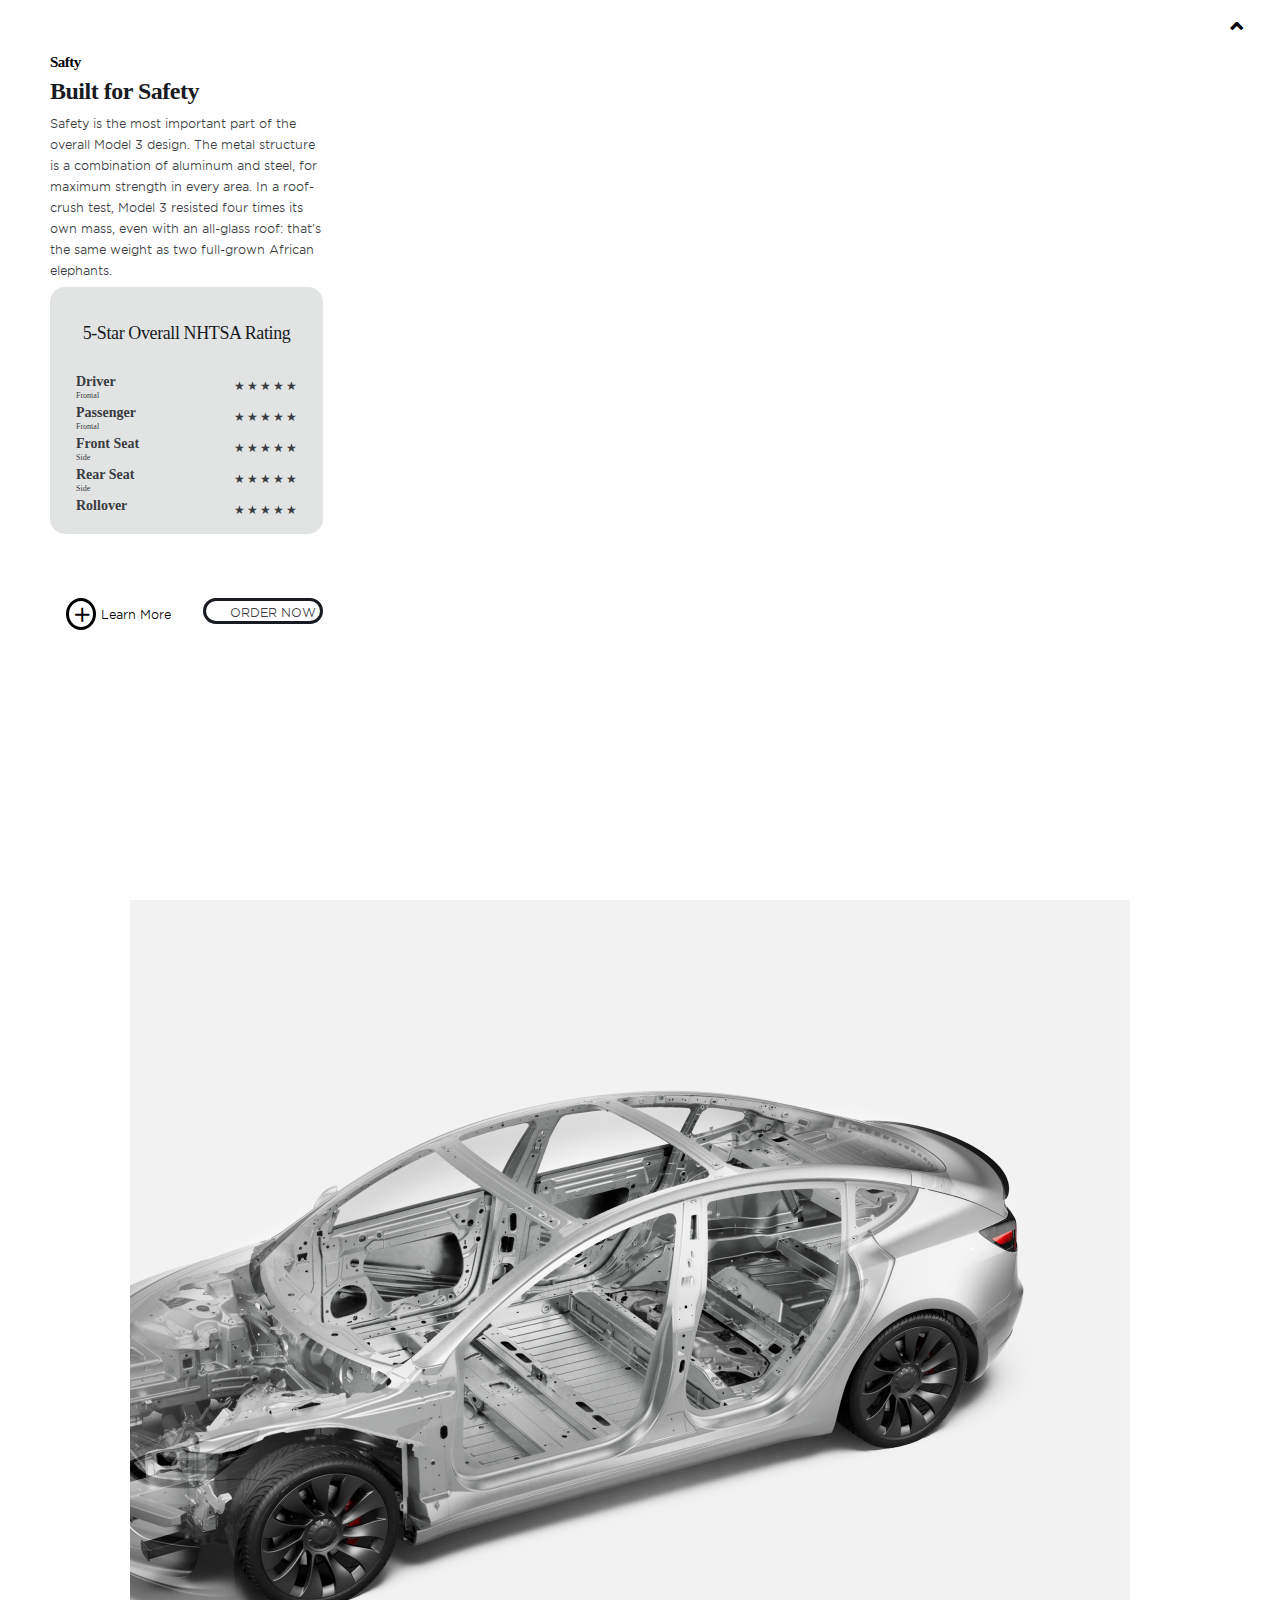
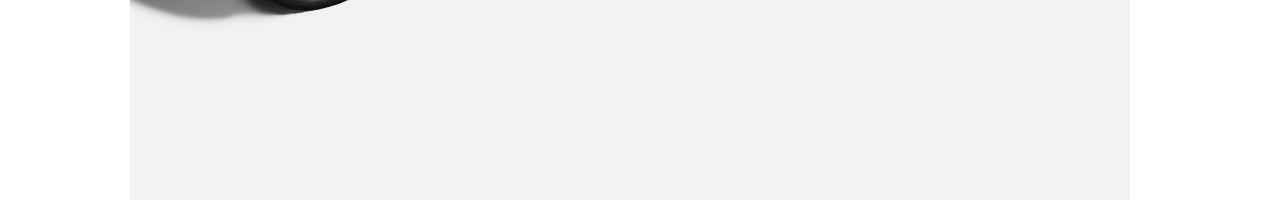
<file: index_part_2.html>
<!DOCTYPE html>
<html lang="en">
<head>
    <meta charset="UTF-8">
    <meta http-equiv="X-UA-Compatible" content="IE=edge">
    <meta name="viewport" content="width=device-width, initial-scale=1.0">
    <link rel="stylesheet" href="./assets/style/style.css">
    <title>Document</title>
</head>
<body>
    <section class="container2">
        <div class="jump-top">
            &#8963;
        </div>
        <section class="banner2-left-section">
            <header>
                <h2 class="banner-sub-header">
                    Safty
                </h2>
                <h1 class="banner-header">
                    Built for Safety
                </h1>
            </header>
            <p class="banner2-textbox">
                Safety is the most important part of the overall Model 3 design. The metal structure is a combination of aluminum and steel, for maximum strength in every area. In a roof-crush test, Model 3 resisted four times its own mass, even with an all-glass roof: that's the same weight as two full-grown African elephants.
            </p>
            <div class="page2-table-container">
                <table>
                    <tr>
                        <td colspan="6" class="safety-table-header">5-Star Overall NHTSA Rating</td>
                    </tr>
                    <tr>
                        <td class="safty-card-line-text">
                            <div class="safty-card-line-header">
                                Driver
                            </div>
                            <div class="safty-card-line-subheader">
                                Frontal
                            </div>
                        </td>
                        <span class="safety-table-star-line">
                            <td>&#9733;</td>
                            <td>&#9733;</td>
                            <td>&#9733;</td>
                            <td>&#9733;</td>
                            <td>&#9733;</td>
                        </span>
                    </tr>
                    <tr>
                        <td class="safty-card-line-text">
                            <div class="safty-card-line-header">
                                Passenger
                            </div>
                            <div class="safty-card-line-subheader">
                                Frontal
                            </div>
                        </td>
                        <span class="safety-table-star-line">
                            <td>&#9733;</td>
                            <td>&#9733;</td>
                            <td>&#9733;</td>
                            <td>&#9733;</td>
                            <td>&#9733;</td>
                        </span>
                    </tr>
                    <tr>
                        <td class="safty-card-line-text">
                            <div class="safty-card-line-header">
                                Front Seat
                            </div>
                            <div class="safty-card-line-subheader">
                                Side
                            </div>
                        </td>
                        <span class="safety-table-star-line">
                            <td>&#9733;</td>
                            <td>&#9733;</td>
                            <td>&#9733;</td>
                            <td>&#9733;</td>
                            <td>&#9733;</td>
                        </span>
                    </tr>
                    <tr>
                        <td class="safty-card-line-text">
                            <div class="safty-card-line-header">
                                Rear Seat
                            </div>
                            <div class="safty-card-line-subheader">
                                Side
                            </div>
                        </td>
                        <span class="safety-table-star-line">
                            <td>&#9733;</td>
                            <td>&#9733;</td>
                            <td>&#9733;</td>
                            <td>&#9733;</td>
                            <td>&#9733;</td>
                        </span>
                    </tr>
                    <tr>
                        <td class="safty-card-line-text">
                            <div class="safty-card-line-header">
                                Rollover
                            </div>
                            <div class="safty-card-line-subheader">
                                
                            </div>
                        </td>
                        <span class="safety-table-star-line">
                            <td>&#9733;</td>
                            <td>&#9733;</td>
                            <td>&#9733;</td>
                            <td>&#9733;</td>
                            <td>&#9733;</td>
                        </span>  
                    </tr>
                </table>
            </div>
            <div class="banner-buttons">
                <div class="safty-learn-more">
                    <input class="safty-learn-more-btn animation" type="button" value="+">
                    <span>
                        Learn More
                    </span>
                </div>                    
                <input class="order-now-btn banner2-order-now-btn animation" type="button" value="ORDER NOW">
            </div>
        </section>
        <figure class="banner2-img"></figure>
    </section>
</body>
</html>
</file>
<file: assets/style/style.css>
/* ******************************************** */
/* Style sheet for weekend 1 assignment - Tesla */
/* ******************************************** */


/* ******************************************** */
/* Fonts */
/* ******************************************** */
@font-face{
    font-family: 'gothamSSM';
    src: 
        url('../fonts/GothamSSm-Light_Web.woff2') format('woff2'),
        url('../fonts/GothamSSm-Bold_Web.woff2') format('woff2'),
        url('../fonts/GothamSSm-Book_Web.woff2') format('woff2'),
        url('../fonts/GothamSSm-Medium_Web.woff2') format('woff2');
}


/* ******************************************** */
/* Global */
/* ******************************************** */
*{
    margin: 0px;
    padding: 0px;
    box-sizing: border-box;
    font-family: 'gothamSSM'
}
html{
    scroll-behavior: smooth;
}
html, body {
    scroll-snap-type: y mandatory;
}
.logo{
    position: fixed;
    width: 245px;
    height: 54px;
    padding-left: 40px;
    line-height: 46px;
    letter-spacing: -0.6px;
    text-size-adjust: 100%;
    font-size: 40px;
}
.logo span{
    display: block;
    width: 120px;
    height: 30px;
    text-align: center;
}
.logo a{
    fill: white;
}
.animation{
    transition-delay: 0s, 0s, 0s;
    transition-duration: 0.33s, 0.33s, 0.33s;
    transition-property: color;
    transition-property: border-color;
    transition-property: background-color;
    transition-timing-function: ease, ease, ease;
}
.order-now-btn{
    padding: 4px 24px;
    font-size: 12px;
    line-height: 14.5px;
    text-align: center;
    color: rgb(57, 60, 65);   
    background-color: transparent;
    text-decoration-style: solid;
    border: 3px solid rgb(24, 27, 33);
    border-radius: 15px;
    cursor: pointer;
}
.jump-top{
    position: absolute;
    right: 0px;
    height: 48px;
    width: 48px;
    font-size: 28px;
    font-weight: bolder;
    margin-right: 20px;
    line-height: 48px;
    text-align: center;
    padding-top: 8px;
}
.jump-top a{
    text-decoration: none;
    color: black;
}


/* ******************************************** */
/* Banner 1 */
/* ******************************************** */
.container1{
    scroll-snap-align: start;
    height: 100vh;
    width: 100vw;
    background-image: url(../imgs/M3-Hero-LHD-US-D.jpg); 
    background-position: top right;
    background-position-y: -100px;
    background-size: cover;
    font-family: 'gothamSSM';
    font-weight: 500;
    font-size: medium;
    color: white;
}
.container1 header a{
    text-decoration: none;
    color: inherit;
    transition-delay: 0s, 0s, 0s;
    transition-duration: 0.33s, 0.33s, 0.33s;
    transition-property: color;
    transition-property: border-color;
    transition-property: background-color;
    transition-timing-function: ease, ease, ease;
}
.container1 header a:hover{
    background-color: #6c7380;
    border-radius: 10px;
}
.container1 header{
    height: 54px;
    line-height: 54px;
}
.navbar1 {
    justify-content: center;
    text-align: center;
}
/* ******************************************** */
/* center nav bar */
/* ******************************************** */
.center-navbar{
    width: 1009px;
    position: absolute;
    left: 245px;
}
.right-navbar{
    position: absolute;
    top: 0px;
    right: 0px;
    width: 268px;
}
.navbar1 a, input{
    width: 122.6px;
    padding: 4px 8px;
    line-height: 21px;
    font-size: 14px;
    font-weight: 400;
}
.right-navbar input{
    width: max-content;
    height: 28.5px;
    background-color: transparent;
    color: white;
    font-family: 'gothamSSM';
    cursor: pointer;
    border: unset;
}
.right-navbar input:hover{
    background-color: #6c7380;
    border-radius: 10px;
}
/* ******************************************** */
/* Banner Headline */
/* ******************************************** */
.main-headline{
    position: absolute;
    top: 100px;
    width: 1536px;
    height: 48px;
    margin: 5 auto 0;
    padding-right: 150px;
    line-height: 48px;
    text-align: center;
    font-weight: normal;
    font-size: x-large;
}
/* ******************************************** */
/* Banners nav bar */
/* ******************************************** */
.vert-navbar{
    width: fit-content;
    height: 100vh;
    position: fixed;
    padding-top: 180px;
    margin-left: 10px;
}
.banners-list{
    list-style: none;
    list-style-position: inside;
    margin-left: 5px;
    line-height: 25px;
    cursor: pointer;
} 
.banners-list li{
    padding-left: 5px;
    border-left: 1px solid #7e8189;
    color: transparent;
    font-size: 7px;
    font-weight: lighter;
    cursor: pointer;
    margin: 5px 0;
}
.banners-list :nth-child(1){
    border-left: 3px solid white;
}
.banners-list a{
    color: transparent;
    text-decoration: none;
    border-color: transparent;
}

.banners-list li:hover, a:hover{
    color: white;
}
/* ******************************************** */
/* banner 1 bottom */
/* ******************************************** */
.banner1-bottom-container{
    width: auto;
    position: absolute;
    bottom: 70px;
    left:50%;
    transform: translateX(-50%);
    color: white;
}
.banner1-bottom-container-mp{
    vertical-align: bottom;
    display: inline-block;
    padding: 5px 10px;
    margin: 0 10px;
}
.banner1-bottom-container-mp svg{
    width: 40px;
    height: 21px;
    display: inline-block;
}
.banner1-bottom-btn{
    width: 160px;
    margin-bottom: 10px;
    color: white;
    border-color: white;
}
.banner1-bottom-btn:hover{
    color: #2D2926;
    background-color: white;
    cursor: pointer;
}
.next-arrow{
    width: 70px;
    height: 70px;
    position: absolute;
    bottom: 0px;
    left:50%;
    transform: translateX(-50%);
    color: white;
    font-size: 48px;
    font-weight: bolder;
    padding: 0px;
} 
.next-arrow a{
    text-decoration: none;
    color: white;
}

/* ******************************************** */
/* Banner 2 - shortend*/
/* ******************************************** */
.container2{
    scroll-snap-align: start;
    height: 100vh;
    width: 100vw;
    font-family: 'gothamSSM';
    font-weight: 500;
    font-size: medium;
    color: black;
}
.container2 a{
    text-decoration: none;
    color: inherit;
}
.banner2-left-section{
    width: 373px;
    height: 100vh;
    padding: 54px 50px 48px;
    display: inline-block;
}
/* ******************************************** */
/* header */
/* ******************************************** */
.banner-sub-header{
    height: 17px;
    font-family: "Gotham Light";
    font-size: 15px;
    letter-spacing: -0.5px;
    line-height: 17px;
    text-decoration: none;
    font-style: normal;
}
.banner-header{
    height: 36px;
    margin: 2px 0px 4px;
    font-family: "Gotham Medium";
    font-size: 24px;
    font-style: normal;
    letter-spacing: -0.5px;
    line-height: 36px;
    color: rgb(24, 27, 33);
}
.banner2-left-section p{
    height: 164px;
    margin-bottom: 10px;
    padding-bottom: 16px;
    font-size: 12px;
    font-weight: 400;
    line-height: 21px;
    color: rgb(57, 60, 65);
}
/* ******************************************** */
/* banner 2 table */
/* ******************************************** */
.page2-table-container{
    height: 247px;
    padding: 24px;
    font-size: 12px;
    font-weight: 400;
    line-height: 21px;
    color: rgb(57, 60, 65);
    background-color: rgb(226, 228, 228);
    border-radius: 15px;
}
.safety-table-header{
    width: 267px;
    height: 56px;
    padding-bottom: 16px;
    font-family: "Gotham Medium";
    font-size: 18px;
    letter-spacing: -0.4px;
    line-height: 28px;
    text-align: center;
    color: rgb(24, 27, 33);
}

.safty-card-line-text{
    width: 165px;
    margin-right: 8px 8px 8px 0px;
    text-align: left;
}
.safty-card-line-header{
    height: 21px;
    font-family: "Gotham Bold";
    font-size: 14px;
    font-weight: 700;
    line-height: 21px;
    
}
.safty-card-line-subheader{
    height: 8px;
    font-family: "Gotham Book";
    font-size: 8px;
    font-weight: 400;
    line-height: 8px;
}
.safety-table-star-line{
    height: 20px;
    vertical-align: top;
    font-family: "Gotham Medium";
    font-size: 17px;
    font-weight: 500;
    line-height: normal;
    text-align: left;
}
/* ******************************************** */
/* banner 2 button line */
/* ******************************************** */
.banner-buttons{
    height: 160px;
    margin-top: 16px;
    padding: 48px 0px;
    font-size: 14px;
    font-weight: 400;
    line-height: 21px;
    vertical-align: middle;
}
.safty-learn-more{
    width: 136px;
    height: 40px;
    margin-right: 12px;
    line-height: 40px;
    font-weight: 500;
    float: left;
    cursor: pointer;
    text-align: center;
}
.safty-learn-more-btn{
    height: 32px;
    width: 30px;
    padding: 0px 4px;
    background-color: white;
    border:3px solid black;
    border-radius: 50%;
    box-shadow: transparent;
    font-size: 28px;
    text-align: left;
}
.safty-learn-more:hover > .safty-learn-more-btn{
    color: white;
    background-color: black;
    cursor: pointer;
}
.safty-learn-more span{
    vertical-align: top;
    line-height: 32px;    
    font-size: 12px;
    font-style: normal;
    font-weight: lighter;
}

.banner2-order-now-btn{
    float: right;
    width: 120px;
    height: 26px;
}
.banner2-order-now-btn:hover{
    color: white;
    background-color: black;
    cursor: pointer;
}
/* ******************************************** */
/* Banner 2 image */
/* ******************************************** */
.banner2-img{
    position: absolute;
    top: 100vh;
    /* bottom: -100px; */
    right: 150px;
    height: 100vh;
    width: 1000px;
    padding-top: 100px;
    z-index: -1;
    background-image: url(../imgs/model_3_safety_hero.png);  
    background-position: top right;
    background-size: cover;
}



/* ******************************************** */
/* banner 3 */
/* ******************************************** */

.container3{
    scroll-snap-align: start;
    width: 100vw;
    height: 100vh;
    font-family: "gothamSSM";
    font-weight: 500;
}
/* ******************************************** */
/* banner 3 - top section */
/* ******************************************** */
.banner3-top-section{
    width: 100vw;
    height: 72vh;
    background-image: url(../imgs/lhd-performance-hero-desktop.jpg);  
    background-size: cover;
    background-position: top right;
    background-position-y: -1040px;
}
.banner3-top-section-symbols{
    position: absolute;
    width: 900px;
    height: 100px;
    top: calc((2*100vh) + 420px);
    left: 50%;
    transform: translateX(-50%);    
    text-align: center;
    line-height: 100px;
    color: white;
    font-size: 12px;
    font-weight: bold;
}
.banner3-top-section-symbols-mp{
    height: 84px;
    width: 250px;
    margin: 0px;
    padding: 10px 20px;
    text-align: center;
    display: inline-block;
}
.banner3-top-section-symbols-mp svg{
    width: 40px;
    height: 28px;
    line-height: 28px;
    /* display: inline-block; */
    float: left;
    margin-top: 5px; 
    margin-left: 80px;
}
.banner3-top-symbols-line-top{
    width: 250px;
    height: 36px;
    line-height: 36px;
    font-family: "Gotham Medium";
    text-align: center;
    font-size: 22px;
}
.banner3-top-symbols-line-bottom{
    width: 240px;
    height: 36px;
    font-size: 10px;
    font-weight: 400;
    line-height: 18px;
    text-align: center;
}
.banner3-top-symbols-line-left{
    padding: 0px 80px;
}
.banner3-top-symbols-line-mid{
    
}
.banner3-top-symbols-line-right{
    width: 280px;
}
/* ******************************************** */
/* banner 3 - bottom section - left*/
/* ******************************************** */
.banner3-bottom-section{
    bottom: 0px;
    width: 100vw;
    height: 200px;
    padding: 0px auto;
    font-weight: 400;
    line-height: 21px;
    color: rgb(57, 60, 65);
    padding: 36px 0px 36px 450px;
    text-align: left;
}
.banner3-bottom-section-left{
    width: 301px;
    height: 105px;
    padding: 0px;
    padding-top: 0px;
    padding-right: 16px;
    float: left;
}
.banner3-sub-header{
    font-size: 15px;
    font-weight: 500;
    counter-reset: rgb(24, 27, 33);
}
.banner3-header{
    font-size: 28px;
}
.banner3-buttons{
    height: 40px;
    padding: 0px;
    padding-right: 33px;
    color: rgb(57, 60, 65);
    text-align: left;
}
.banner3-learn-more{
    width: 120px;
}

/* ******************************************** */
/* banner 3 - bottom section - right*/
/* ******************************************** */
.banner3-bottom-section-right{
    width: 624px;
    display: inline-block;
}
.banner3-bottom-section p{
    height: 105px;
    padding-right: 10px;
    padding-bottom: 16px;
    font-size: 14px;
}
</file>
